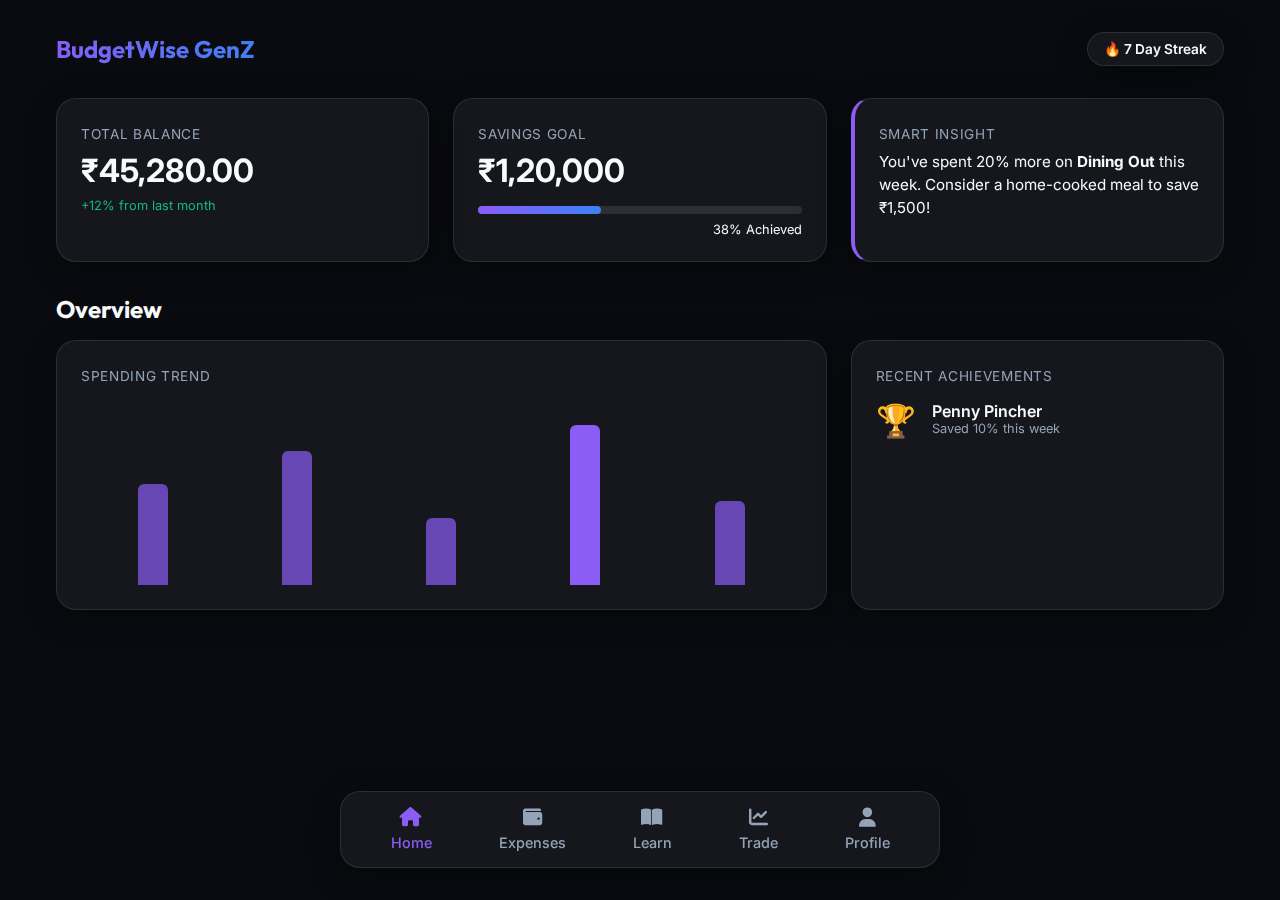
<file: BudgetWise GenZ (3)/index.html>
<!DOCTYPE html>
<html lang="en">

<head>
    <meta charset="UTF-8">
    <meta name="viewport" content="width=device-width, initial-scale=1.0">
    <title>BudgetWise GenZ | Dashboard</title>
    <link rel="stylesheet" href="index.css">
    <!-- Lucide Icons (Mocking with a font or just using CSS/Unicode for now since external scripts might be banned if strictly No JS, but FontAwesome/Google Icons are usually okay. I'll use Unicode symbols to be safe or assuming the user will add their preferred icon library) -->
    <link rel="stylesheet" href="https://cdnjs.cloudflare.com/ajax/libs/font-awesome/6.4.0/css/all.min.css">
</head>

<body>
    <div class="container">
        <header>
            <div class="brand">BudgetWise GenZ</div>
            <div class="user-pill glass">
                <span>🔥 7 Day Streak</span>
            </div>
        </header>

        <section id="dashboard">
            <div class="grid">
                <!-- Balance Card -->
                <div class="card glass">
                    <span class="stat-label">Total Balance</span>
                    <div class="stat-value">₹45,280.00</div>
                    <div style="color: var(--secondary); font-size: 0.8rem;">+12% from last month</div>
                </div>

                <!-- Savings Goal -->
                <div class="card glass">
                    <span class="stat-label">Savings Goal</span>
                    <div class="stat-value">₹1,20,000</div>
                    <div class="progress-container"
                        style="height: 8px; background: rgba(255,255,255,0.1); border-radius: 4px; margin-top: 1rem;">
                        <div class="progress-bar"
                            style="width: 38%; height: 100%; background: linear-gradient(to right, var(--primary), var(--accent)); border-radius: 4px;">
                        </div>
                    </div>
                    <div style="margin-top: 0.5rem; font-size: 0.8rem; text-align: right;">38% Achieved</div>
                </div>

                <!-- AI Suggestion (Dumb UI) -->
                <div class="card glass" style="border-left: 4px solid var(--primary);">
                    <span class="stat-label">Smart Insight</span>
                    <p style="margin-top: 0.5rem; font-size: 0.95rem; line-height: 1.5;">You've spent 20% more on
                        <b>Dining Out</b> this week. Consider a home-cooked meal to save ₹1,500!
                    </p>
                </div>
            </div>

            <h2 style="margin: 2rem 0 1rem 0;">Overview</h2>
            <div class="grid">
                <div class="card glass" style="grid-column: span 2;">
                    <span class="stat-label">Spending Trend</span>
                    <div
                        style="height: 200px; display: flex; align-items: flex-end; justify-content: space-around; padding-top: 2rem;">
                        <!-- CSS Mock Chart -->
                        <div
                            style="width: 30px; height: 60%; background: var(--primary); border-radius: 6px 6px 0 0; opacity: 0.7;">
                        </div>
                        <div
                            style="width: 30px; height: 80%; background: var(--primary); border-radius: 6px 6px 0 0; opacity: 0.7;">
                        </div>
                        <div
                            style="width: 30px; height: 40%; background: var(--primary); border-radius: 6px 6px 0 0; opacity: 0.7;">
                        </div>
                        <div style="width: 30px; height: 95%; background: var(--primary); border-radius: 6px 6px 0 0;">
                        </div>
                        <div
                            style="width: 30px; height: 50%; background: var(--primary); border-radius: 6px 6px 0 0; opacity: 0.7;">
                        </div>
                    </div>
                </div>

                <div class="card glass">
                    <span class="stat-label">Recent Achievements</span>
                    <div style="display: flex; gap: 1rem; margin-top: 1rem;">
                        <div style="font-size: 2rem;">🏆</div>
                        <div>
                            <div style="font-weight: 600;">Penny Pincher</div>
                            <div style="font-size: 0.8rem; color: var(--text-muted);">Saved 10% this week</div>
                        </div>
                    </div>
                </div>
            </div>
        </section>
    </div>

    <!-- No-Link Navigation (Forms with buttons) -->
    <nav class="glass">
        <form action="index.html" method="GET">
            <button type="submit" class="active">
                <i class="fas fa-home"></i>
                <span>Home</span>
            </button>
        </form>
        <form action="expenses.html" method="GET">
            <button type="submit">
                <i class="fas fa-wallet"></i>
                <span>Expenses</span>
            </button>
        </form>
        <form action="learn.html" method="GET">
            <button type="submit">
                <i class="fas fa-book-open"></i>
                <span>Learn</span>
            </button>
        </form>
        <form action="trade.html" method="GET">
            <button type="submit">
                <i class="fas fa-chart-line"></i>
                <span>Trade</span>
            </button>
        </form>
        <form action="profile.html" method="GET">
            <button type="submit">
                <i class="fas fa-user"></i>
                <span>Profile</span>
            </button>
        </form>
    </nav>
</body>

</html>
</file>
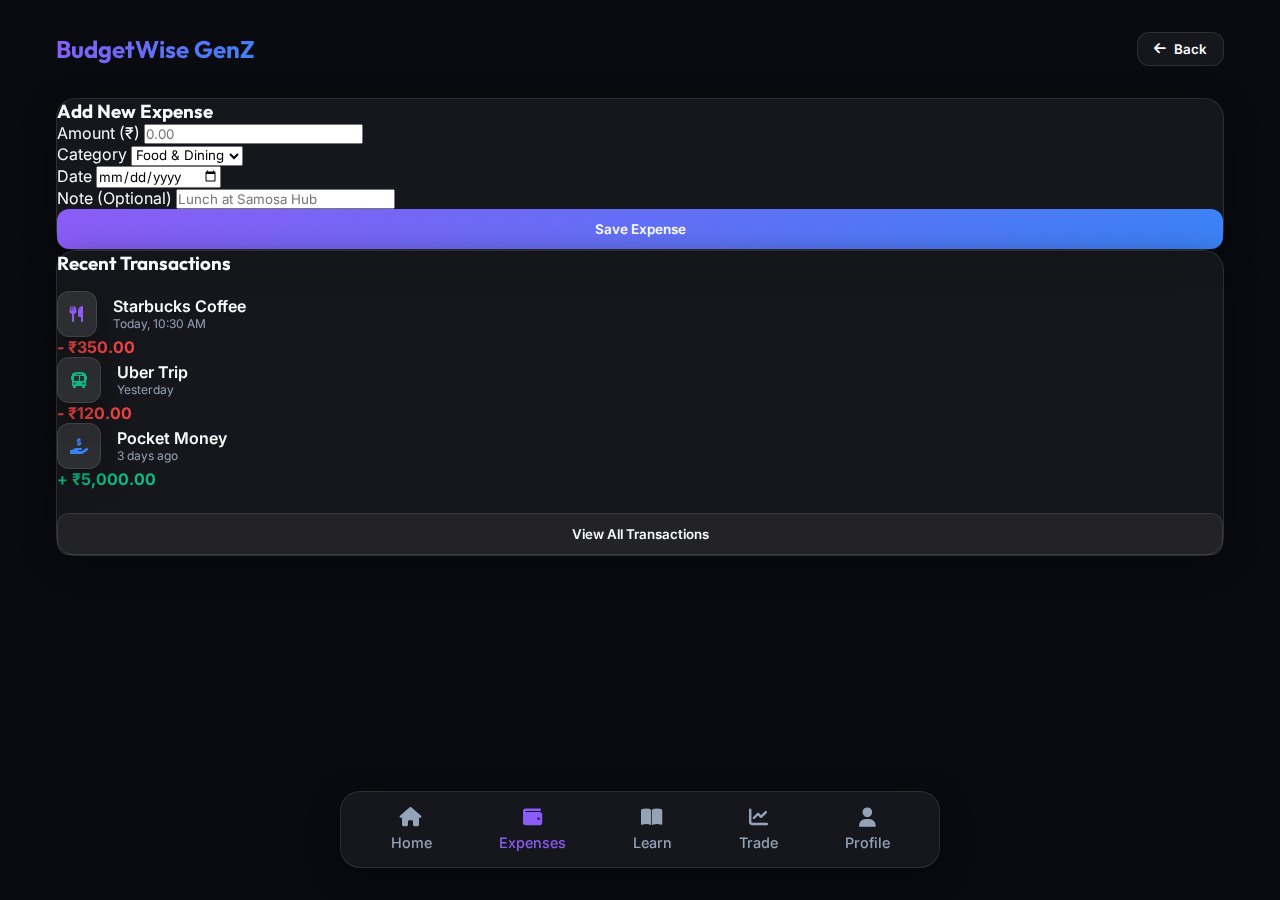
<file: BudgetWise GenZ (3)/expenses.html>
<!DOCTYPE html>
<html lang="en">

<head>
    <meta charset="UTF-8">
    <meta name="viewport" content="width=device-width, initial-scale=1.0">
    <title>BudgetWise GenZ | Expenses</title>
    <link rel="stylesheet" href="base.css">
    <link rel="stylesheet" href="https://cdnjs.cloudflare.com/ajax/libs/font-awesome/6.4.0/css/all.min.css">
</head>

<body>
    <div class="container">
        <header>
            <div class="brand">BudgetWise GenZ</div>
            <form action="index.html" method="GET">
                <button type="submit" class="btn btn-secondary" style="padding: 0.5rem 1rem;">
                    <i class="fas fa-arrow-left"></i> Back
                </button>
            </form>
        </header>

        <section id="expenses">
            <div class="grid">
                <!-- Add Expense Form -->
                <div class="card glass">
                    <h3>Add New Expense</h3>
                    <form action="add-expense.html" method="POST">
                        <div class="input-group">
                            <label>Amount (₹)</label>
                            <input type="number" name="amount" placeholder="0.00" required>
                        </div>
                        <div class="input-group">
                            <label>Category</label>
                            <select name="category">
                                <option>Food & Dining</option>
                                <option>Transportation</option>
                                <option>Shopping</option>
                                <option>Entertainment</option>
                                <option>Subscription</option>
                                <option>Other</option>
                            </select>
                        </div>
                        <div class="input-group">
                            <label>Date</label>
                            <input type="date" name="date" required>
                        </div>
                        <div class="input-group">
                            <label>Note (Optional)</label>
                            <input type="text" name="note" placeholder="Lunch at Samosa Hub">
                        </div>
                        <button type="submit" class="btn btn-primary" style="width: 100%;">
                            Save Expense
                        </button>
                    </form>
                </div>

                <!-- Summary & Filter -->
                <div class="card glass">
                    <h3 style="margin-bottom: 1rem;">Recent Transactions</h3>
                    <div class="transaction-list">
                        <div class="transaction-item">
                            <div style="display: flex; gap: 1rem; align-items: center;">
                                <div class="glass"
                                    style="padding: 0.75rem; border-radius: 12px; color: var(--primary);">
                                    <i class="fas fa-utensils"></i>
                                </div>
                                <div>
                                    <div style="font-weight: 600;">Starbucks Coffee</div>
                                    <div style="font-size: 0.75rem; color: var(--text-muted);">Today, 10:30 AM</div>
                                </div>
                            </div>
                            <div style="font-weight: 700; color: #ef4444;">- ₹350.00</div>
                        </div>

                        <div class="transaction-item">
                            <div style="display: flex; gap: 1rem; align-items: center;">
                                <div class="glass"
                                    style="padding: 0.75rem; border-radius: 12px; color: var(--secondary);">
                                    <i class="fas fa-bus"></i>
                                </div>
                                <div>
                                    <div style="font-weight: 600;">Uber Trip</div>
                                    <div style="font-size: 0.75rem; color: var(--text-muted);">Yesterday</div>
                                </div>
                            </div>
                            <div style="font-weight: 700; color: #ef4444;">- ₹120.00</div>
                        </div>

                        <div class="transaction-item">
                            <div style="display: flex; gap: 1rem; align-items: center;">
                                <div class="glass" style="padding: 0.75rem; border-radius: 12px; color: var(--accent);">
                                    <i class="fas fa-hand-holding-dollar"></i>
                                </div>
                                <div>
                                    <div style="font-weight: 600;">Pocket Money</div>
                                    <div style="font-size: 0.75rem; color: var(--text-muted);">3 days ago</div>
                                </div>
                            </div>
                            <div style="font-weight: 700; color: var(--secondary);">+ ₹5,000.00</div>
                        </div>
                    </div>

                    <form action="all-transactions.html" method="GET" style="margin-top: 1.5rem;">
                        <button type="submit" class="btn btn-secondary" style="width: 100%;">View All
                            Transactions</button>
                    </form>
                </div>
            </div>
        </section>
    </div>

    <!-- Navigation -->
    <nav class="glass">
        <form action="index.html" method="GET">
            <button type="submit">
                <i class="fas fa-home"></i>
                <span>Home</span>
            </button>
        </form>
        <form action="expenses.html" method="GET">
            <button type="submit" class="active">
                <i class="fas fa-wallet"></i>
                <span>Expenses</span>
            </button>
        </form>
        <form action="learn.html" method="GET">
            <button type="submit">
                <i class="fas fa-book-open"></i>
                <span>Learn</span>
            </button>
        </form>
        <form action="trade.html" method="GET">
            <button type="submit">
                <i class="fas fa-chart-line"></i>
                <span>Trade</span>
            </button>
        </form>
        <form action="profile.html" method="GET">
            <button type="submit">
                <i class="fas fa-user"></i>
                <span>Profile</span>
            </button>
        </form>
    </nav>
</body>

</html>
</file>
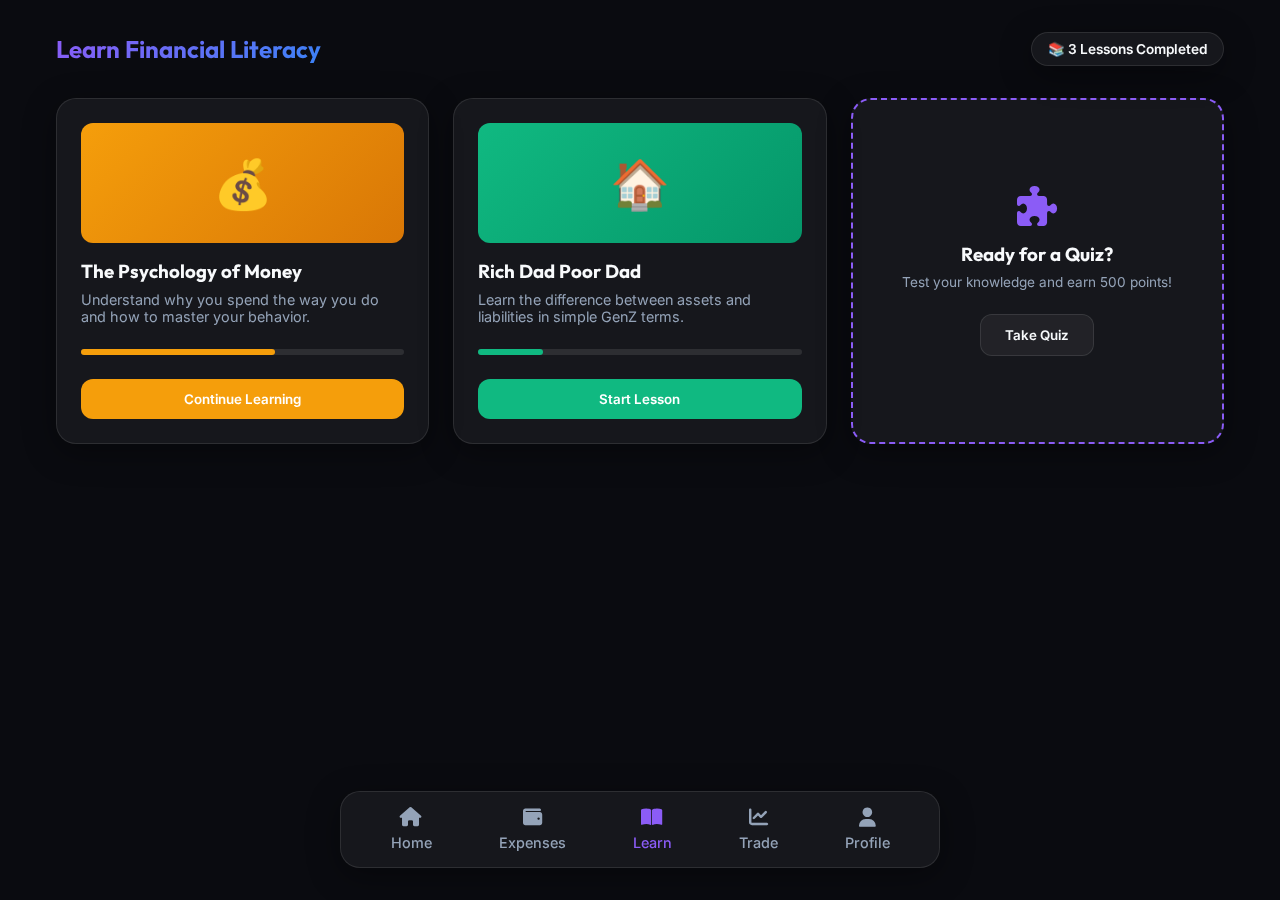
<file: BudgetWise GenZ (3)/learn.html>
<!DOCTYPE html>
<html lang="en">

<head>
    <meta charset="UTF-8">
    <meta name="viewport" content="width=device-width, initial-scale=1.0">
    <title>BudgetWise GenZ | Learn</title>
    <link rel="stylesheet" href="learn.css">
    <link rel="stylesheet" href="https://cdnjs.cloudflare.com/ajax/libs/font-awesome/6.4.0/css/all.min.css">
</head>

<body>
    <div class="container">
        <header>
            <div class="brand">Learn Financial Literacy</div>
            <div class="user-pill glass">
                <span>📚 3 Lessons Completed</span>
            </div>
        </header>

        <section id="learn">
            <div class="grid">
                <!-- Lesson Card 1 -->
                <div class="card glass">
                    <div
                        style="background: linear-gradient(135deg, #f59e0b, #d97706); height: 120px; border-radius: 12px; margin-bottom: 1rem; display: flex; align-items: center; justify-content: center; font-size: 3rem;">
                        💰
                    </div>
                    <h3>The Psychology of Money</h3>
                    <p style="color: var(--text-muted); font-size: 0.9rem; margin: 0.5rem 0 1.5rem 0;">Understand why
                        you spend the way you do and how to master your behavior.</p>
                    <div class="progress-container"
                        style="height: 6px; background: rgba(255,255,255,0.1); border-radius: 3px; margin-bottom: 1.5rem;">
                        <div style="width: 60%; height: 100%; background: #f59e0b; border-radius: 3px;"></div>
                    </div>
                    <form action="lesson-psychology.html" method="GET">
                        <button type="submit" class="btn btn-primary" style="width: 100%; background: #f59e0b;">Continue
                            Learning</button>
                    </form>
                </div>

                <!-- Lesson Card 2 -->
                <div class="card glass">
                    <div
                        style="background: linear-gradient(135deg, #10b981, #059669); height: 120px; border-radius: 12px; margin-bottom: 1rem; display: flex; align-items: center; justify-content: center; font-size: 3rem;">
                        🏠
                    </div>
                    <h3>Rich Dad Poor Dad</h3>
                    <p style="color: var(--text-muted); font-size: 0.9rem; margin: 0.5rem 0 1.5rem 0;">Learn the
                        difference between assets and liabilities in simple GenZ terms.</p>
                    <div class="progress-container"
                        style="height: 6px; background: rgba(255,255,255,0.1); border-radius: 3px; margin-bottom: 1.5rem;">
                        <div style="width: 20%; height: 100%; background: #10b981; border-radius: 3px;"></div>
                    </div>
                    <form action="lesson-rich-dad.html" method="GET">
                        <button type="submit" class="btn btn-primary" style="width: 100%; background: #10b981;">Start
                            Lesson</button>
                    </form>
                </div>

                <!-- Quiz Prompt -->
                <div class="card glass"
                    style="border: 2px dashed var(--primary); display: flex; flex-direction: column; align-items: center; justify-content: center; text-align: center;">
                    <i class="fas fa-puzzle-piece"
                        style="font-size: 2.5rem; color: var(--primary); margin-bottom: 1rem;"></i>
                    <h3>Ready for a Quiz?</h3>
                    <p style="font-size: 0.85rem; color: var(--text-muted); margin: 0.5rem 0 1.5rem 0;">Test your
                        knowledge and earn 500 points!</p>
                    <form action="quiz.html" method="GET">
                        <button type="submit" class="btn btn-secondary">Take Quiz</button>
                    </form>
                </div>
            </div>
        </section>
    </div>

    <!-- Navigation -->
    <nav class="glass">
        <form action="index.html" method="GET">
            <button type="submit">
                <i class="fas fa-home"></i>
                <span>Home</span>
            </button>
        </form>
        <form action="expenses.html" method="GET">
            <button type="submit">
                <i class="fas fa-wallet"></i>
                <span>Expenses</span>
            </button>
        </form>
        <form action="learn.html" method="GET">
            <button type="submit" class="active">
                <i class="fas fa-book-open"></i>
                <span>Learn</span>
            </button>
        </form>
        <form action="trade.html" method="GET">
            <button type="submit">
                <i class="fas fa-chart-line"></i>
                <span>Trade</span>
            </button>
        </form>
        <form action="profile.html" method="GET">
            <button type="submit">
                <i class="fas fa-user"></i>
                <span>Profile</span>
            </button>
        </form>
    </nav>
</body>

</html>
</file>
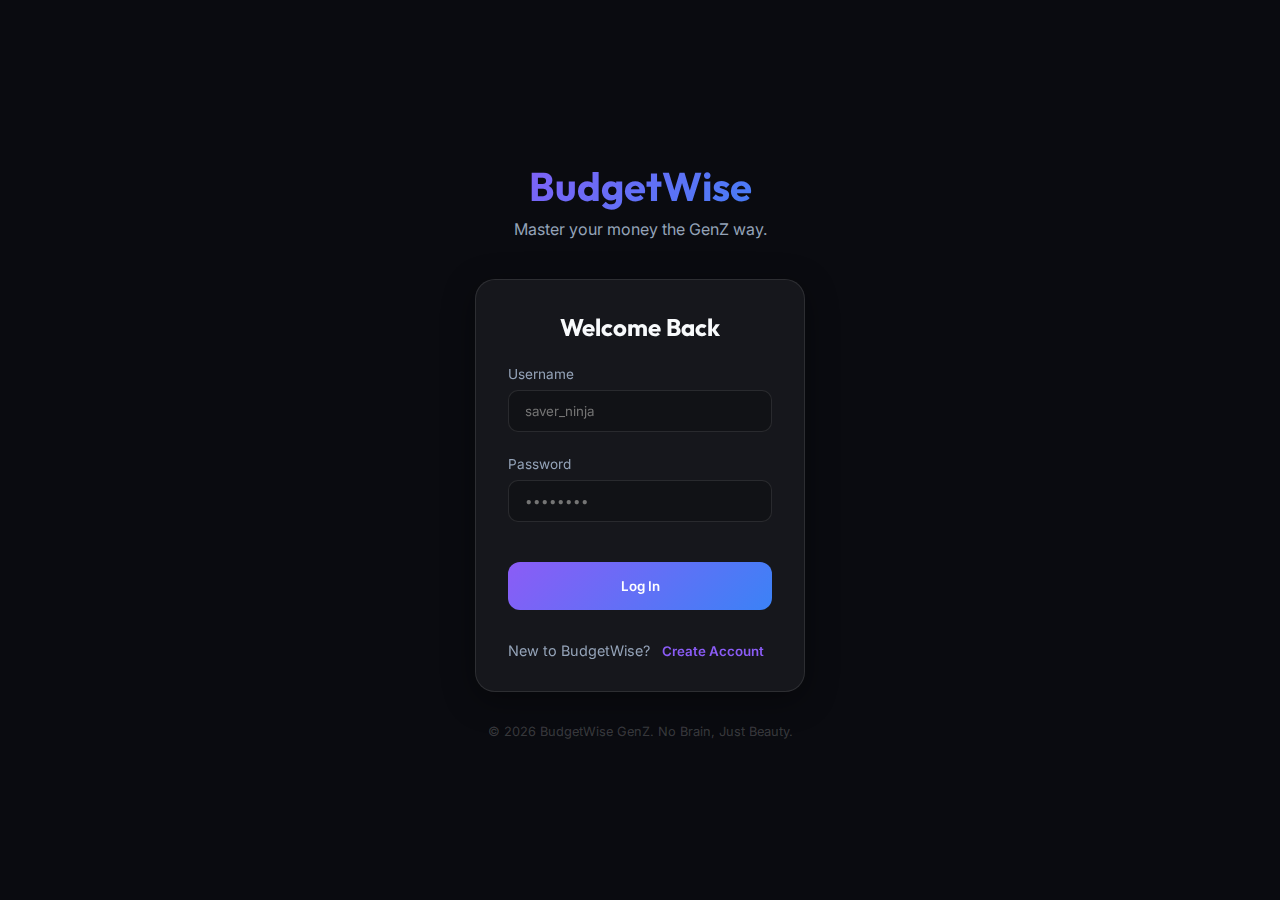
<file: BudgetWise GenZ (3)/login.html>
<!DOCTYPE html>
<html lang="en">

<head>
    <meta charset="UTF-8">
    <meta name="viewport" content="width=device-width, initial-scale=1.0">
    <title>BudgetWise GenZ | Login</title>
    <link rel="stylesheet" href="login.css">
    <link rel="stylesheet" href="https://cdnjs.cloudflare.com/ajax/libs/font-awesome/6.4.0/css/all.min.css">
</head>

<body style="display: flex; align-items: center; justify-content: center; padding-bottom: 0;">
    <div class="container" style="max-width: 450px; padding: 1rem;">
        <div style="text-align: center; margin-bottom: 2.5rem;">
            <h1 class="brand" style="font-size: 2.5rem; margin-bottom: 0.5rem;">BudgetWise</h1>
            <p style="color: var(--text-muted);">Master your money the GenZ way.</p>
        </div>

        <div class="card glass" style="padding: 2rem;">
            <h2 style="margin-bottom: 1.5rem; text-align: center;">Welcome Back</h2>
            <form action="login.html" method="POST">
                <div class="input-group">
                    <label>Username</label>
                    <input type="text" name="username" placeholder="saver_ninja" required>
                </div>
                <div class="input-group">
                    <label>Password</label>
                    <input type="password" name="password" placeholder="••••••••" required>
                </div>

                <button type="submit" class="btn btn-primary" style="width: 100%; margin-top: 1rem; padding: 1rem;">
                    Log In
                </button>
            </form>

            <div style="margin-top: 2rem; text-align: center; font-size: 0.9rem;">
                <span style="color: var(--text-muted);">New to BudgetWise?</span>
                <form action="register.html" method="GET" style="display: inline;">
                    <button type="submit"
                        style="background: none; border: none; color: var(--primary); cursor: pointer; font-weight: 600; padding: 0 0.5rem;">Create
                        Account</button>
                </form>
            </div>
        </div>

        <p style="text-align: center; margin-top: 2rem; font-size: 0.8rem; color: rgba(255,255,255,0.2);">
            &copy; 2026 BudgetWise GenZ. No Brain, Just Beauty.
        </p>
    </div>
</body>

</html>
</file>
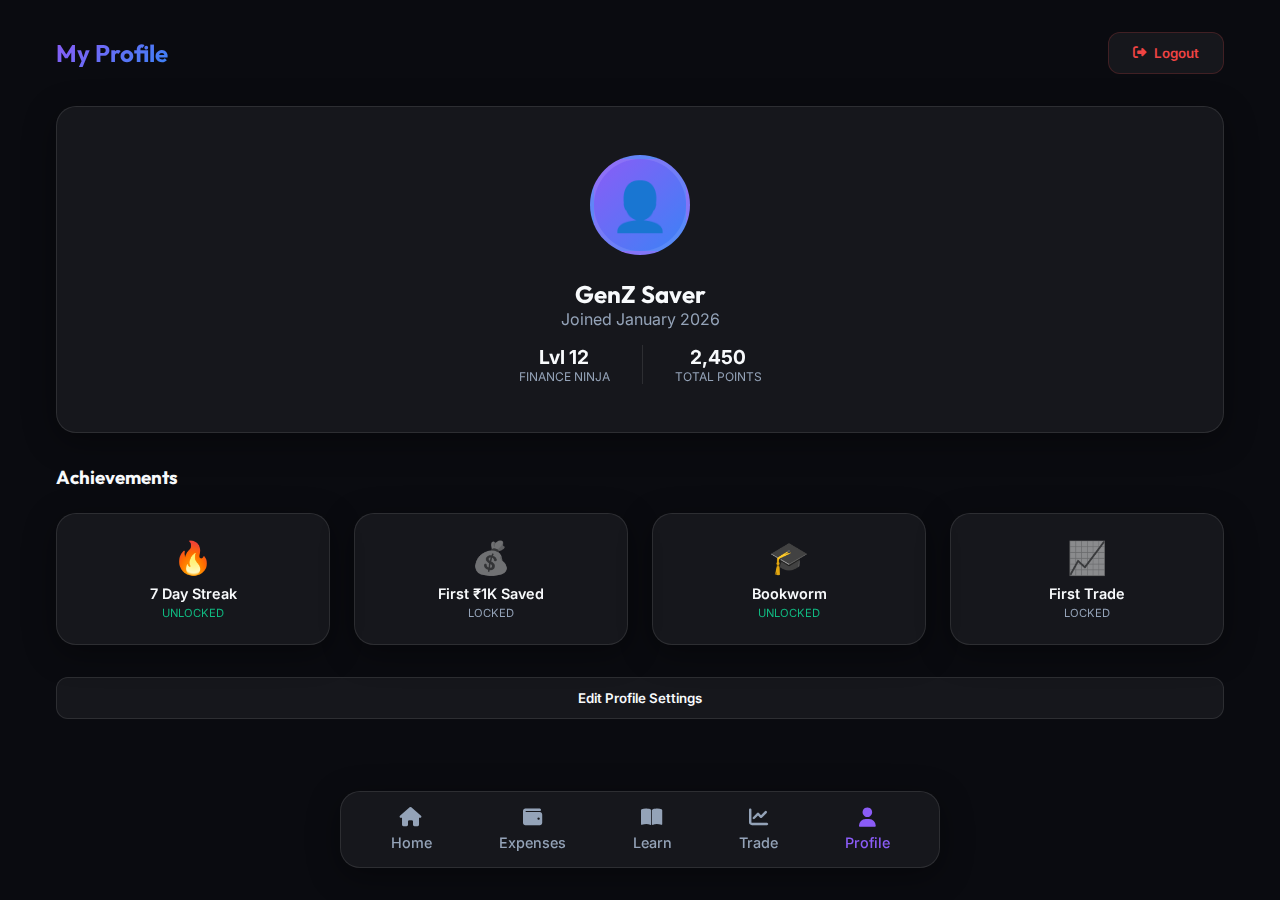
<file: BudgetWise GenZ (3)/profile.html>
<!DOCTYPE html>
<html lang="en">

<head>
    <meta charset="UTF-8">
    <meta name="viewport" content="width=device-width, initial-scale=1.0">
    <title>BudgetWise GenZ | Profile</title>
    <link rel="stylesheet" href="profile.css">
    <link rel="stylesheet" href="https://cdnjs.cloudflare.com/ajax/libs/font-awesome/6.4.0/css/all.min.css">
</head>

<body>
    <div class="container">
        <header>
            <div class="brand">My Profile</div>
            <form action="logout.html" method="POST">
                <button type="submit" class="btn btn-secondary"
                    style="color: #ef4444; border-color: rgba(239, 68, 68, 0.2);">
                    <i class="fas fa-sign-out-alt"></i> Logout
                </button>
            </form>
        </header>

        <section id="profile">
            <div class="card glass" style="text-align: center; padding: 3rem 1rem; margin-bottom: 2rem;">
                <div
                    style="width: 100px; height: 100px; border-radius: 50%; background: linear-gradient(135deg, var(--primary), var(--accent)); margin: 0 auto 1.5rem auto; display: flex; align-items: center; justify-content: center; font-size: 3rem; border: 4px solid var(--border);">
                    👤
                </div>
                <h2>GenZ Saver</h2>
                <p style="color: var(--text-muted);">Joined January 2026</p>
                <div style="margin-top: 1rem; display: flex; justify-content: center; gap: 2rem;">
                    <div>
                        <div style="font-weight: 700; font-size: 1.2rem;">Lvl 12</div>
                        <div style="font-size: 0.75rem; color: var(--text-muted); text-transform: uppercase;">Finance
                            Ninja</div>
                    </div>
                    <div style="width: 1px; background: var(--border);"></div>
                    <div>
                        <div style="font-weight: 700; font-size: 1.2rem;">2,450</div>
                        <div style="font-size: 0.75rem; color: var(--text-muted); text-transform: uppercase;">Total
                            Points</div>
                    </div>
                </div>
            </div>

            <h3 style="margin-bottom: 1.5rem;">Achievements</h3>
            <div class="grid" style="grid-template-columns: repeat(auto-fit, minmax(140px, 1fr));">
                <div class="card glass" style="text-align: center; padding: 1.5rem 0.5rem;">
                    <div style="font-size: 2rem; margin-bottom: 0.5rem;">🔥</div>
                    <div style="font-weight: 600; font-size: 0.9rem;">7 Day Streak</div>
                    <div style="font-size: 0.7rem; color: var(--secondary); margin-top: 0.25rem;">UNLOCKED</div>
                </div>
                <div class="card glass" style="text-align: center; padding: 1.5rem 0.5rem;">
                    <div style="font-size: 2rem; margin-bottom: 0.5rem; filter: grayscale(1); opacity: 0.5;">💰</div>
                    <div style="font-weight: 600; font-size: 0.9rem;">First ₹1K Saved</div>
                    <div style="font-size: 0.7rem; color: var(--text-muted); margin-top: 0.25rem;">LOCKED</div>
                </div>
                <div class="card glass" style="text-align: center; padding: 1.5rem 0.5rem;">
                    <div style="font-size: 2rem; margin-bottom: 0.5rem;">🎓</div>
                    <div style="font-weight: 600; font-size: 0.9rem;">Bookworm</div>
                    <div style="font-size: 0.7rem; color: var(--secondary); margin-top: 0.25rem;">UNLOCKED</div>
                </div>
                <div class="card glass" style="text-align: center; padding: 1.5rem 0.5rem;">
                    <div style="font-size: 2rem; margin-bottom: 0.5rem; filter: grayscale(1); opacity: 0.5;">📈</div>
                    <div style="font-weight: 600; font-size: 0.9rem;">First Trade</div>
                    <div style="font-size: 0.7rem; color: var(--text-muted); margin-top: 0.25rem;">LOCKED</div>
                </div>
            </div>

            <form action="edit-profile.html" method="GET" style="margin-top: 2rem;">
                <button type="submit" class="btn btn-secondary" style="width: 100%;">Edit Profile Settings</button>
            </form>
        </section>
    </div>

    <!-- Navigation -->
    <nav class="glass">
        <form action="index.html" method="GET">
            <button type="submit">
                <i class="fas fa-home"></i>
                <span>Home</span>
            </button>
        </form>
        <form action="expenses.html" method="GET">
            <button type="submit">
                <i class="fas fa-wallet"></i>
                <span>Expenses</span>
            </button>
        </form>
        <form action="learn.html" method="GET">
            <button type="submit">
                <i class="fas fa-book-open"></i>
                <span>Learn</span>
            </button>
        </form>
        <form action="trade.html" method="GET">
            <button type="submit">
                <i class="fas fa-chart-line"></i>
                <span>Trade</span>
            </button>
        </form>
        <form action="profile.html" method="GET">
            <button type="submit" class="active">
                <i class="fas fa-user"></i>
                <span>Profile</span>
            </button>
        </form>
    </nav>
</body>

</html>
</file>
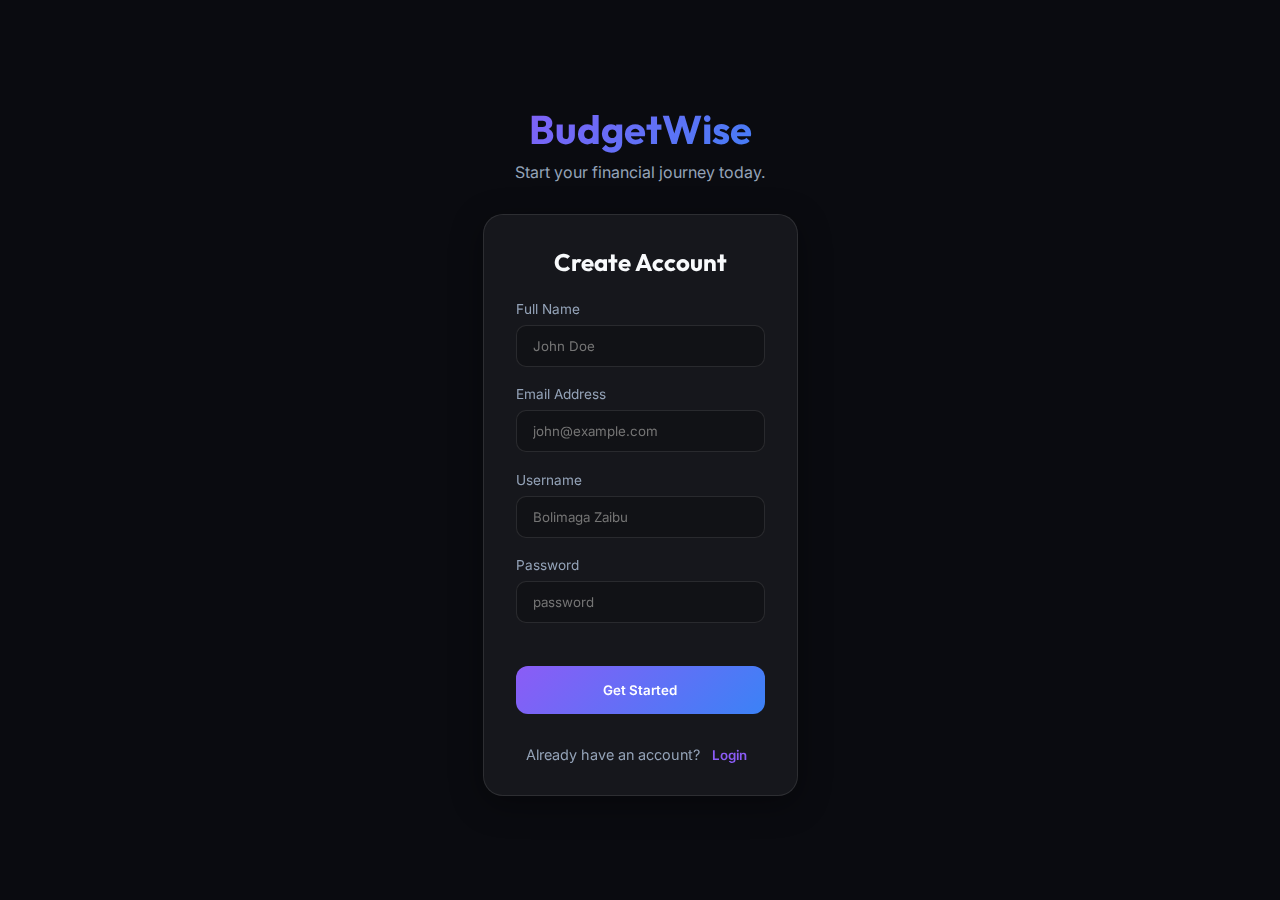
<file: BudgetWise GenZ (3)/register.html>
<!DOCTYPE html>
<html lang="en">

<head>
    <meta charset="UTF-8">
    <meta name="viewport" content="width=device-width, initial-scale=1.0">
    <title>BudgetWise GenZ | Register</title>
    <link rel="stylesheet" href="register.css">
    <link rel="stylesheet" href="https://cdnjs.cloudflare.com/ajax/libs/font-awesome/6.4.0/css/all.min.css">
</head>

<body style="display: flex; align-items: center; justify-content: center; padding: 2rem 0;">
    <div class="container" style="max-width: 500px; padding: 1rem;">
        <div style="text-align: center; margin-bottom: 2rem;">
            <h1 class="brand" style="font-size: 2.5rem; margin-bottom: 0.5rem;">BudgetWise</h1>
            <p style="color: var(--text-muted);">Start your financial journey today.</p>
        </div>

        <div class="card glass">
            <h2 style="margin-bottom: 1.5rem; text-align: center;">Create Account</h2>
            <form action="/register" method="POST">
                <div class="input-group">
                    <label>Full Name</label>
                    <input type="text" name="name" placeholder="John Doe" required>
                </div>
                <div class="input-group">
                    <label>Email Address</label>
                    <input type="email" name="email" placeholder="john@example.com" required>
                </div>
                <div class="input-group">
                    <label>Username</label>
                    <input type="text" name="username" placeholder="Bolimaga Zaibu" required>
                </div>
                <div class="input-group">
                    <label>Password</label>
                    <input type="password" name="password" placeholder="password" required>
                </div>

                <button type="submit" class="btn btn-primary" style="width: 100%; margin-top: 1.5rem; padding: 1rem;">
                    Get Started
                </button>
            </form>

            <div style="margin-top: 2rem; text-align: center; font-size: 0.9rem;">
                <span style="color: var(--text-muted);">Already have an account?</span>
                <form action="/login.html" method="GET" style="display: inline;">
                    <button type="submit"
                        style="background: none; border: none; color: var(--primary); cursor: pointer; font-weight: 600; padding: 0 0.5rem;">Login</button>
                </form>
            </div>
        </div>
    </div>
</body>

</html>
</file>
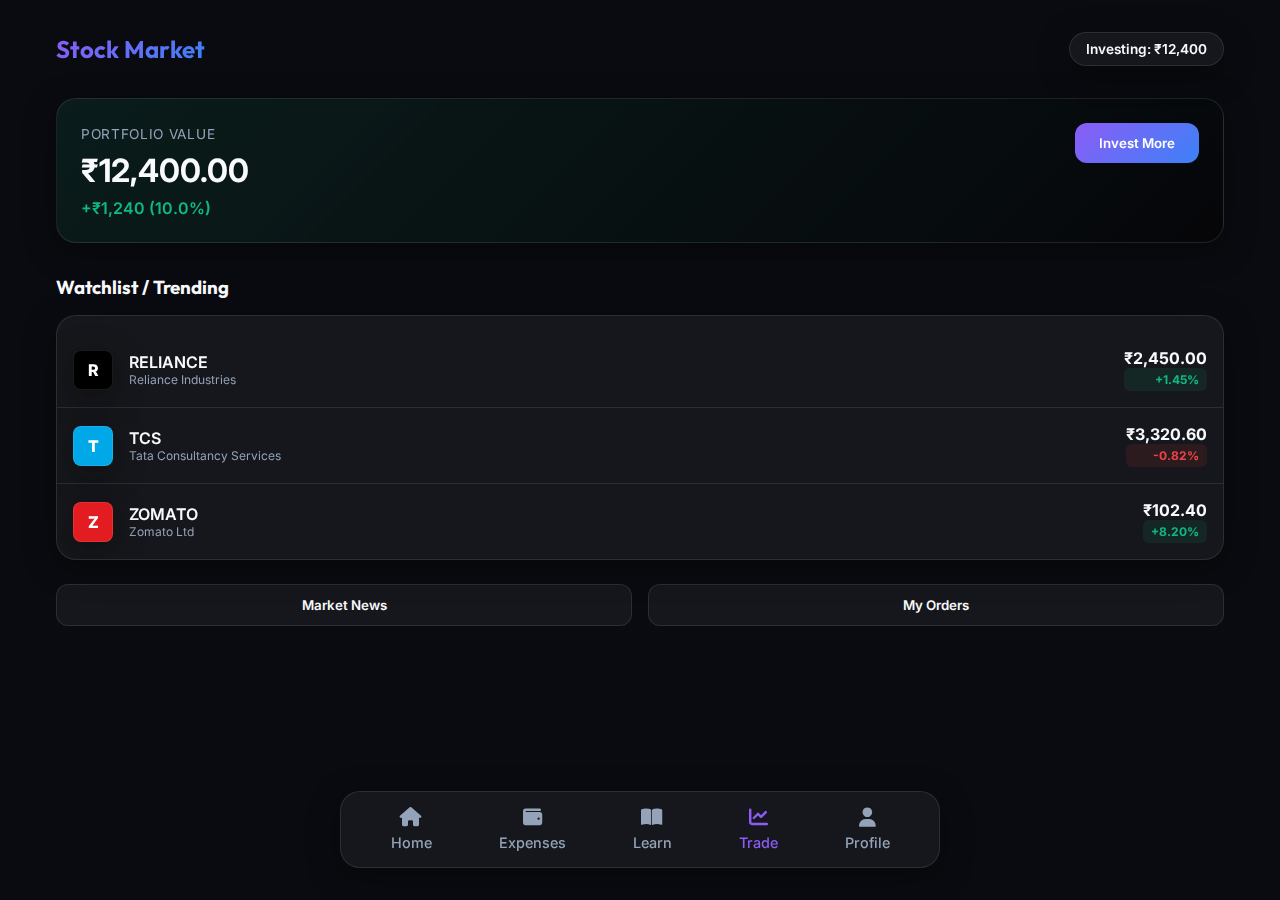
<file: BudgetWise GenZ (3)/trade.html>
<!DOCTYPE html>
<html lang="en">

<head>
    <meta charset="UTF-8">
    <meta name="viewport" content="width=device-width, initial-scale=1.0">
    <title>BudgetWise GenZ | Trade</title>
    <link rel="stylesheet" href="trade.css">
    <link rel="stylesheet" href="https://cdnjs.cloudflare.com/ajax/libs/font-awesome/6.4.0/css/all.min.css">
</head>

<body>
    <div class="container">
        <header>
            <div class="brand">Stock Market</div>
            <div class="user-pill glass">
                <span>Investing: ₹12,400</span>
            </div>
        </header>

        <section id="trade">
            <!-- Portfolio Summary -->
            <div class="card glass"
                style="margin-bottom: 2rem; background: linear-gradient(135deg, rgba(16, 185, 129, 0.1), rgba(0, 0, 0, 0.4));">
                <div style="display: flex; justify-content: space-between; align-items: flex-start;">
                    <div>
                        <span class="stat-label">Portfolio Value</span>
                        <div class="stat-value">₹12,400.00</div>
                        <div style="color: var(--secondary); font-weight: 600;">+₹1,240 (10.0%)</div>
                    </div>
                    <form action="invest.html" method="GET">
                        <button type="submit" class="btn btn-primary">Invest More</button>
                    </form>
                </div>
            </div>

            <!-- Groww-inspired Stock List -->
            <h3 style="margin-bottom: 1rem;">Watchlist / Trending</h3>
            <div class="glass" style="overflow: hidden;">
                <div class="transaction-list">
                    <!-- Stock 1 -->
                    <div class="transaction-item glass-hover">
                        <div style="display: flex; gap: 1rem; align-items: center;">
                            <div class="glass"
                                style="width: 40px; height: 40px; border-radius: 8px; display: flex; align-items: center; justify-content: center; font-weight: 800; color: #fff; background: #000;">
                                R
                            </div>
                            <div>
                                <div style="font-weight: 600;">RELIANCE</div>
                                <div style="font-size: 0.75rem; color: var(--text-muted);">Reliance Industries</div>
                            </div>
                        </div>
                        <div style="text-align: right;">
                            <div style="font-weight: 700;">₹2,450.00</div>
                            <div class="stock-badge up">+1.45%</div>
                        </div>
                    </div>

                    <!-- Stock 2 -->
                    <div class="transaction-item glass-hover">
                        <div style="display: flex; gap: 1rem; align-items: center;">
                            <div class="glass"
                                style="width: 40px; height: 40px; border-radius: 8px; display: flex; align-items: center; justify-content: center; font-weight: 800; color: #fff; background: #00a8e8;">
                                T
                            </div>
                            <div>
                                <div style="font-weight: 600;">TCS</div>
                                <div style="font-size: 0.75rem; color: var(--text-muted);">Tata Consultancy Services
                                </div>
                            </div>
                        </div>
                        <div style="text-align: right;">
                            <div style="font-weight: 700;">₹3,320.60</div>
                            <div class="stock-badge down">-0.82%</div>
                        </div>
                    </div>

                    <!-- Stock 3 -->
                    <div class="transaction-item glass-hover">
                        <div style="display: flex; gap: 1rem; align-items: center;">
                            <div class="glass"
                                style="width: 40px; height: 40px; border-radius: 8px; display: flex; align-items: center; justify-content: center; font-weight: 800; color: #fff; background: #e21c21;">
                                Z
                            </div>
                            <div>
                                <div style="font-weight: 600;">ZOMATO</div>
                                <div style="font-size: 0.75rem; color: var(--text-muted);">Zomato Ltd</div>
                            </div>
                        </div>
                        <div style="text-align: right;">
                            <div style="font-weight: 700;">₹102.40</div>
                            <div class="stock-badge up">+8.20%</div>
                        </div>
                    </div>
                </div>
            </div>

            <div style="margin-top: 1.5rem; display: grid; grid-template-columns: 1fr 1fr; gap: 1rem;">
                <form action="market-news.html" method="GET">
                    <button type="submit" class="btn btn-secondary" style="width: 100%;">Market News</button>
                </form>
                <form action="my-orders.html" method="GET">
                    <button type="submit" class="btn btn-secondary" style="width: 100%;">My Orders</button>
                </form>
            </div>
        </section>
    </div>

    <!-- Navigation -->
    <nav class="glass">
        <form action="index.html" method="GET">
            <button type="submit">
                <i class="fas fa-home"></i>
                <span>Home</span>
            </button>
        </form>
        <form action="expenses.html" method="GET">
            <button type="submit">
                <i class="fas fa-wallet"></i>
                <span>Expenses</span>
            </button>
        </form>
        <form action="learn.html" method="GET">
            <button type="submit">
                <i class="fas fa-book-open"></i>
                <span>Learn</span>
            </button>
        </form>
        <form action="trade.html" method="GET">
            <button type="submit" class="active">
                <i class="fas fa-chart-line"></i>
                <span>Trade</span>
            </button>
        </form>
        <form action="profile.html" method="GET">
            <button type="submit">
                <i class="fas fa-user"></i>
                <span>Profile</span>
            </button>
        </form>
    </nav>
</body>

</html>
</file>
<file: BudgetWise GenZ (3)/index.css>
@import "base.css";

.grid {
    display: grid;
    grid-template-columns: repeat(auto-fit, minmax(300px, 1fr));
    gap: 1.5rem;
}

.card {
    padding: 1.5rem;
}

.stat-value {
    font-size: 2rem;
    font-weight: 700;
    margin: 0.5rem 0;
}

.stat-label {
    color: var(--text-muted);
    font-size: 0.85rem;
    text-transform: uppercase;
    letter-spacing: 0.05em;
}

.progress-container {
    height: 8px;
    background: rgba(255, 255, 255, 0.1);
    border-radius: 4px;
    margin-top: 1rem;
}

.progress-bar {
    height: 100%;
    background: linear-gradient(to right, var(--primary), var(--accent));
    border-radius: 4px;
}

.user-pill {
    padding: 0.5rem 1rem;
    border-radius: 99px;
    font-size: 0.85rem;
    font-weight: 600;
}

@media (max-width: 600px) {
    .grid {
        grid-template-columns: 1fr;
    }
}
</file>
<file: BudgetWise GenZ (3)/base.css>
@import url('https://fonts.googleapis.com/css2?family=Inter:wght@300;400;500;600;700&family=Outfit:wght@400;600;700&display=swap');

:root {
    --bg-dark: #0a0b10;
    --bg-card: rgba(255, 255, 255, 0.05);
    --primary: #8b5cf6;
    --secondary: #10b981;
    --accent: #3b82f6;
    --text-main: #f8fafc;
    --text-muted: #94a3b8;
    --border: rgba(255, 255, 255, 0.1);
    --glass-blur: blur(12px);
    --shadow: 0 8px 32px 0 rgba(0, 0, 0, 0.37);
}

* {
    margin: 0;
    padding: 0;
    box-sizing: border-box;
    font-family: 'Inter', sans-serif;
}

body {
    background-color: var(--bg-dark);
    color: var(--text-main);
    overflow-x: hidden;
    min-height: 100vh;
}

h1,
h2,
h3,
.brand {
    font-family: 'Outfit', sans-serif;
}

.glass {
    background: var(--bg-card);
    backdrop-filter: var(--glass-blur);
    -webkit-backdrop-filter: var(--glass-blur);
    border: 1px solid var(--border);
    border-radius: 20px;
    box-shadow: var(--shadow);
}

.glass-hover:hover {
    background: rgba(255, 255, 255, 0.08);
    border: 1px solid rgba(255, 255, 255, 0.2);
    transform: translateY(-2px);
    transition: all 0.3s ease;
}

.container {
    max-width: 1200px;
    margin: 0 auto;
    padding: 2rem 1rem 8rem 1rem;
}

header {
    display: flex;
    justify-content: space-between;
    align-items: center;
    margin-bottom: 2rem;
}

.brand {
    font-size: 1.5rem;
    font-weight: 700;
    background: linear-gradient(135deg, var(--primary), var(--accent));
    -webkit-background-clip: text;
    background-clip: text;
    -webkit-text-fill-color: transparent;
}

.btn {
    padding: 0.75rem 1.5rem;
    border-radius: 12px;
    border: none;
    cursor: pointer;
    font-weight: 600;
    transition: all 0.3s ease;
    display: inline-flex;
    align-items: center;
    gap: 0.5rem;
    text-align: center;
    justify-content: center;
}

.btn-primary {
    background: linear-gradient(135deg, var(--primary), var(--accent));
    color: white;
}

.btn-secondary {
    background: var(--bg-card);
    color: var(--text-main);
    border: 1px solid var(--border);
}

nav {
    position: fixed;
    bottom: 2rem;
    left: 50%;
    transform: translateX(-50%);
    width: 90%;
    max-width: 600px;
    display: flex;
    justify-content: space-around;
    padding: 1rem;
    z-index: 1000;
}

nav form {
    margin: 0;
    display: flex;
}

nav button {
    background: transparent;
    border: none;
    color: var(--text-muted);
    cursor: pointer;
    font-size: 0.9rem;
    font-weight: 500;
    display: flex;
    flex-direction: column;
    align-items: center;
    gap: 0.4rem;
    transition: all 0.3s ease;
}

nav button:hover,
nav button.active {
    color: var(--primary);
}

nav button i {
    font-size: 1.2rem;
}
</file>
<file: BudgetWise GenZ (3)/learn.css>
@import "base.css";

.grid {
    display: grid;
    grid-template-columns: repeat(auto-fit, minmax(300px, 1fr));
    gap: 1.5rem;
}

.card {
    padding: 1.5rem;
}

.user-pill {
    padding: 0.5rem 1rem;
    border-radius: 99px;
    font-size: 0.85rem;
    font-weight: 600;
}

.progress-container {
    height: 6px;
    background: rgba(255, 255, 255, 0.1);
    border-radius: 3px;
    margin-bottom: 1.5rem;
}

@media (max-width: 600px) {
    .grid {
        grid-template-columns: 1fr;
    }
}
</file>
<file: BudgetWise GenZ (3)/login.css>
@import "base.css";

.card {
    padding: 2rem;
}

.input-group {
    margin-bottom: 1.5rem;
}

.input-group label {
    display: block;
    margin-bottom: 0.5rem;
    color: var(--text-muted);
    font-size: 0.85rem;
}

input {
    width: 100%;
    padding: 0.75rem 1rem;
    background: rgba(0, 0, 0, 0.2);
    border: 1px solid var(--border);
    border-radius: 10px;
    color: white;
    outline: none;
}

input:focus {
    border-color: var(--primary);
}
</file>
<file: BudgetWise GenZ (3)/profile.css>
@import "base.css";

.card {
    padding: 1.5rem;
}

.grid {
    display: grid;
    grid-template-columns: repeat(auto-fit, minmax(300px, 1fr));
    gap: 1.5rem;
}

@media (max-width: 600px) {
    .grid {
        grid-template-columns: 1fr;
    }
}
</file>
<file: BudgetWise GenZ (3)/register.css>
@import "base.css";

.card {
    padding: 2rem;
}

.input-group {
    margin-bottom: 1.2rem;
}

.input-group label {
    display: block;
    margin-bottom: 0.5rem;
    color: var(--text-muted);
    font-size: 0.85rem;
}

input {
    width: 100%;
    padding: 0.75rem 1rem;
    background: rgba(0, 0, 0, 0.2);
    border: 1px solid var(--border);
    border-radius: 10px;
    color: white;
    outline: none;
}

input:focus {
    border-color: var(--primary);
}

.benefits {
    margin-top: 1.5rem;
    display: grid;
    grid-template-columns: 1fr 1fr;
    gap: 1rem;
}

.benefit-item {
    font-size: 0.8rem;
    color: var(--text-muted);
    display: flex;
    align-items: center;
    gap: 0.5rem;
}

.benefit-item i {
    color: var(--secondary);
}
</file>
<file: BudgetWise GenZ (3)/trade.css>
@import "base.css";

.card {
    padding: 1.5rem;
}

.stat-value {
    font-size: 2rem;
    font-weight: 700;
    margin: 0.5rem 0;
}

.stat-label {
    color: var(--text-muted);
    font-size: 0.85rem;
    text-transform: uppercase;
    letter-spacing: 0.05em;
}

.user-pill {
    padding: 0.5rem 1rem;
    border-radius: 99px;
    font-size: 0.85rem;
    font-weight: 600;
}

.transaction-list {
    margin-top: 1rem;
}

.transaction-item {
    display: flex;
    justify-content: space-between;
    align-items: center;
    padding: 1rem;
    border-bottom: 1px solid var(--border);
}

.transaction-item:last-child {
    border-bottom: none;
}

.stock-badge {
    padding: 0.25rem 0.5rem;
    border-radius: 6px;
    font-size: 0.75rem;
    font-weight: 700;
}

.up {
    background: rgba(16, 185, 129, 0.1);
    color: var(--secondary);
}

.down {
    background: rgba(239, 68, 68, 0.1);
    color: #ef4444;
}

.grid {
    display: grid;
    grid-template-columns: repeat(auto-fit, minmax(300px, 1fr));
    gap: 1.5rem;
}
</file>
